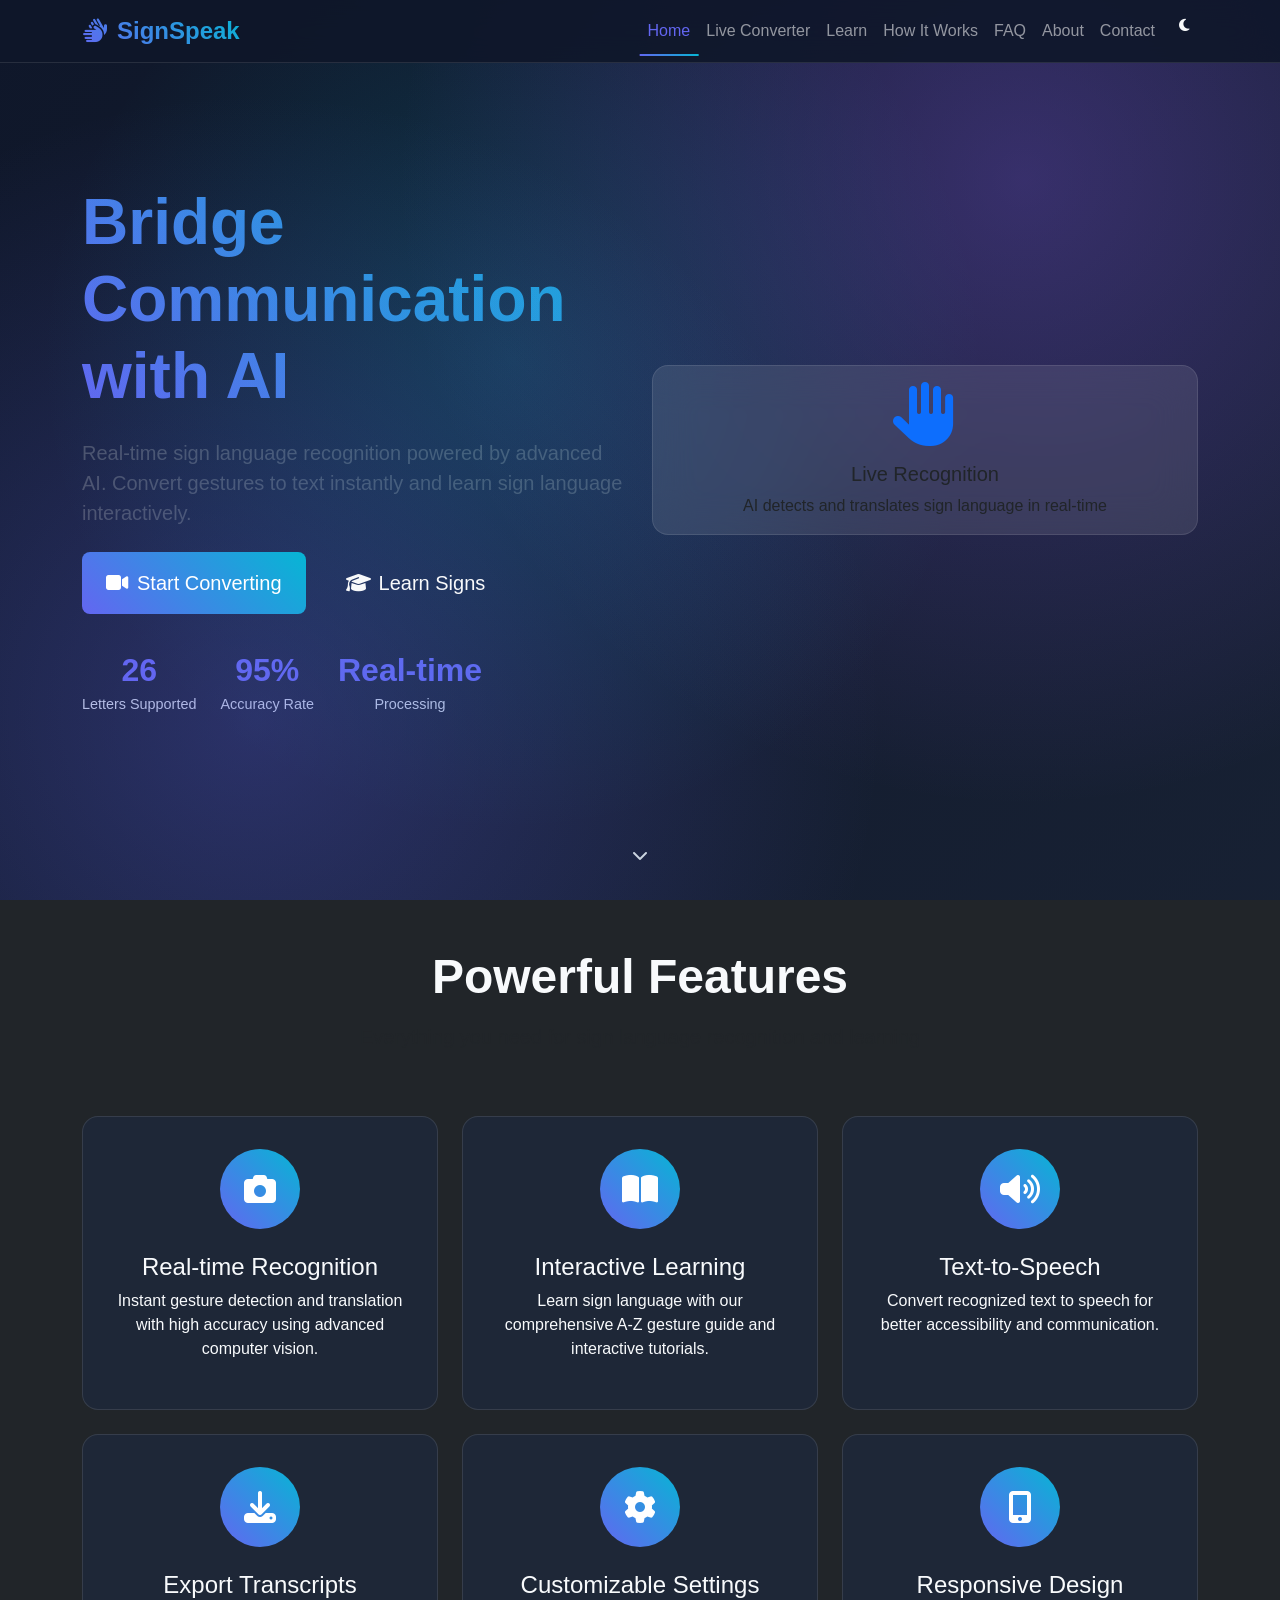
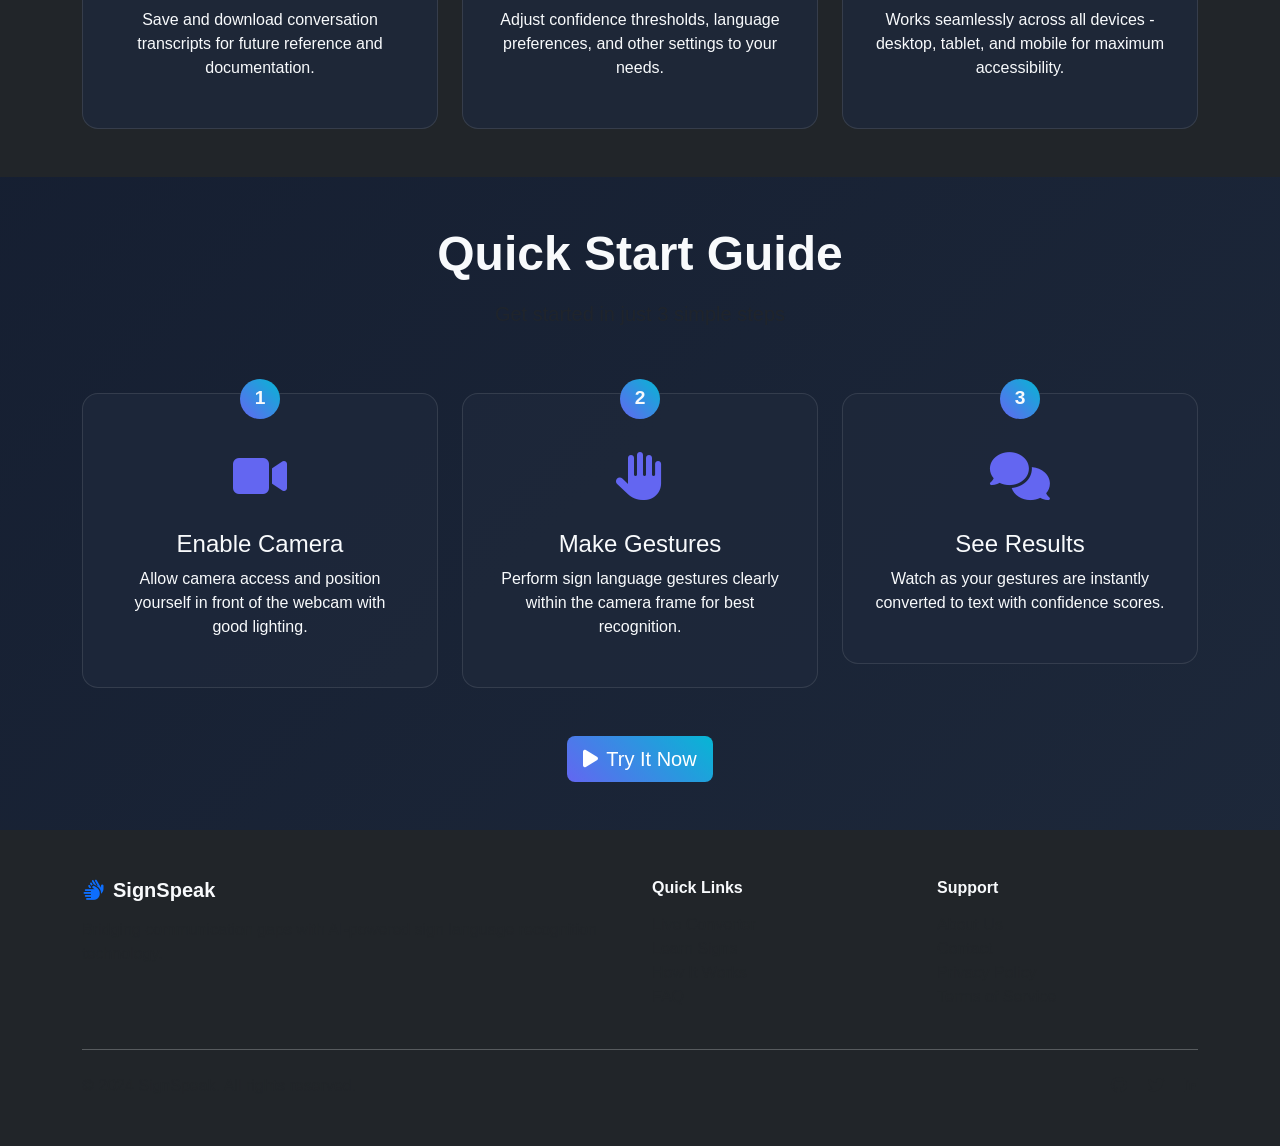
<file: index.html>
<!DOCTYPE html>
<html lang="en">
<head>
  <meta charset="UTF-8">
  <meta name="viewport" content="width=device-width, initial-scale=1.0">
  <title>SignSpeak - AI Sign Language Recognition</title>
  <link href="https://cdn.jsdelivr.net/npm/bootstrap@5.3.0/dist/css/bootstrap.min.css" rel="stylesheet">
  <link href="https://cdnjs.cloudflare.com/ajax/libs/font-awesome/6.4.0/css/all.min.css" rel="stylesheet">
  <link href="styles.css" rel="stylesheet">
</head>
<body>
  <!-- Navigation -->
  <nav class="navbar navbar-expand-lg navbar-dark fixed-top glass-nav">
      <div class="container">
          <a class="navbar-brand fw-bold" href="index.html">
              <i class="fas fa-hands me-2 text-primary"></i>SignSpeak
          </a>
          <button class="navbar-toggler border-0" type="button" data-bs-toggle="collapse" data-bs-target="#navbarNav">
              <span class="navbar-toggler-icon"></span>
          </button>
          <div class="collapse navbar-collapse" id="navbarNav">
              <ul class="navbar-nav ms-auto">
                  <li class="nav-item">
                      <a class="nav-link active" href="index.html">Home</a>
                  </li>
                  <li class="nav-item">
                      <a class="nav-link" href="converter.html">Live Converter</a>
                  </li>
                  <li class="nav-item">
                      <a class="nav-link" href="learn.html">Learn</a>
                  </li>
                  <li class="nav-item">
                      <a class="nav-link" href="how-it-works.html">How It Works</a>
                  </li>
                  <li class="nav-item">
                      <a class="nav-link" href="faq.html">FAQ</a>
                  </li>
                  <li class="nav-item">
                      <a class="nav-link" href="about.html">About</a>
                  </li>
                  <li class="nav-item">
                      <a class="nav-link" href="contact.html">Contact</a>
                  </li>
                  <li class="nav-item">
                      <button class="btn btn-outline-light btn-sm ms-2" id="themeToggle">
                          <i class="fas fa-moon"></i>
                      </button>
                  </li>
              </ul>
          </div>
      </div>
  </nav>

  <!-- Hero Section -->
  <section class="hero-section">
      <div class="hero-bg"></div>
      <div class="container">
          <div class="row align-items-center min-vh-100">
              <div class="col-lg-6">
                  <div class="hero-content">
                      <h1 class="display-3 fw-bold mb-4 text-gradient">
                          Bridge Communication with AI
                      </h1>
                      <p class="lead mb-4 text-light-emphasis">
                          Real-time sign language recognition powered by advanced AI. 
                          Convert gestures to text instantly and learn sign language interactively.
                      </p>
                      <div class="d-flex gap-3 mb-4">
                          <a href="converter.html" class="btn btn-primary btn-lg px-4 py-3">
                              <i class="fas fa-video me-2"></i>Start Converting
                          </a>
                          <a href="learn.html" class="btn btn-outline-light btn-lg px-4 py-3">
                              <i class="fas fa-graduation-cap me-2"></i>Learn Signs
                          </a>
                      </div>
                      <div class="hero-stats d-flex gap-4">
                          <div class="stat-item">
                              <div class="stat-number">26</div>
                              <div class="stat-label">Letters Supported</div>
                          </div>
                          <div class="stat-item">
                              <div class="stat-number">95%</div>
                              <div class="stat-label">Accuracy Rate</div>
                          </div>
                          <div class="stat-item">
                              <div class="stat-number">Real-time</div>
                              <div class="stat-label">Processing</div>
                          </div>
                      </div>
                  </div>
              </div>
              <div class="col-lg-6">
                  <div class="hero-visual">
                      <div class="floating-card">
                          <div class="card glass-card">
                              <div class="card-body text-center">
                                  <div class="hand-demo mb-3">
                                      <i class="fas fa-hand-paper fa-4x text-primary"></i>
                                  </div>
                                  <h5 class="card-title">Live Recognition</h5>
                                  <p class="card-text">AI detects and translates sign language in real-time</p>
                              </div>
                          </div>
                      </div>
                  </div>
              </div>
          </div>
      </div>
      <div class="scroll-indicator">
          <i class="fas fa-chevron-down"></i>
      </div>
  </section>

  <!-- Features Section -->
  <section class="py-5 bg-dark">
      <div class="container">
          <div class="row">
              <div class="col-12 text-center mb-5">
                  <h2 class="display-5 fw-bold mb-3">Powerful Features</h2>
                  <p class="lead text-muted">Everything you need for sign language recognition and learning</p>
              </div>
          </div>
          <div class="row g-4">
              <div class="col-md-4">
                  <div class="feature-card h-100">
                      <div class="feature-icon">
                          <i class="fas fa-camera"></i>
                      </div>
                      <h4>Real-time Recognition</h4>
                      <p>Instant gesture detection and translation with high accuracy using advanced computer vision.</p>
                  </div>
              </div>
              <div class="col-md-4">
                  <div class="feature-card h-100">
                      <div class="feature-icon">
                          <i class="fas fa-book-open"></i>
                      </div>
                      <h4>Interactive Learning</h4>
                      <p>Learn sign language with our comprehensive A-Z gesture guide and interactive tutorials.</p>
                  </div>
              </div>
              <div class="col-md-4">
                  <div class="feature-card h-100">
                      <div class="feature-icon">
                          <i class="fas fa-volume-up"></i>
                      </div>
                      <h4>Text-to-Speech</h4>
                      <p>Convert recognized text to speech for better accessibility and communication.</p>
                  </div>
              </div>
              <div class="col-md-4">
                  <div class="feature-card h-100">
                      <div class="feature-icon">
                          <i class="fas fa-download"></i>
                      </div>
                      <h4>Export Transcripts</h4>
                      <p>Save and download conversation transcripts for future reference and documentation.</p>
                  </div>
              </div>
              <div class="col-md-4">
                  <div class="feature-card h-100">
                      <div class="feature-icon">
                          <i class="fas fa-cog"></i>
                      </div>
                      <h4>Customizable Settings</h4>
                      <p>Adjust confidence thresholds, language preferences, and other settings to your needs.</p>
                  </div>
              </div>
              <div class="col-md-4">
                  <div class="feature-card h-100">
                      <div class="feature-icon">
                          <i class="fas fa-mobile-alt"></i>
                      </div>
                      <h4>Responsive Design</h4>
                      <p>Works seamlessly across all devices - desktop, tablet, and mobile for maximum accessibility.</p>
                  </div>
              </div>
          </div>
      </div>
  </section>

  <!-- Quick Start Section -->
  <section class="py-5">
      <div class="container">
          <div class="row">
              <div class="col-12 text-center mb-5">
                  <h2 class="display-5 fw-bold mb-3">Quick Start Guide</h2>
                  <p class="lead text-muted">Get started in just 3 simple steps</p>
              </div>
          </div>
          <div class="row g-4">
              <div class="col-md-4">
                  <div class="step-card text-center">
                      <div class="step-number">1</div>
                      <div class="step-icon">
                          <i class="fas fa-video"></i>
                      </div>
                      <h4>Enable Camera</h4>
                      <p>Allow camera access and position yourself in front of the webcam with good lighting.</p>
                  </div>
              </div>
              <div class="col-md-4">
                  <div class="step-card text-center">
                      <div class="step-number">2</div>
                      <div class="step-icon">
                          <i class="fas fa-hand-paper"></i>
                      </div>
                      <h4>Make Gestures</h4>
                      <p>Perform sign language gestures clearly within the camera frame for best recognition.</p>
                  </div>
              </div>
              <div class="col-md-4">
                  <div class="step-card text-center">
                      <div class="step-number">3</div>
                      <div class="step-icon">
                          <i class="fas fa-comments"></i>
                      </div>
                      <h4>See Results</h4>
                      <p>Watch as your gestures are instantly converted to text with confidence scores.</p>
                  </div>
              </div>
          </div>
          <div class="text-center mt-5">
              <a href="converter.html" class="btn btn-primary btn-lg">
                  <i class="fas fa-play me-2"></i>Try It Now
              </a>
          </div>
      </div>
  </section>

  <!-- Footer -->
  <footer class="bg-dark py-5">
      <div class="container">
          <div class="row">
              <div class="col-md-6">
                  <h5 class="fw-bold mb-3">
                      <i class="fas fa-hands me-2 text-primary"></i>SignSpeak
                  </h5>
                  <p class="text-muted">Bridging communication gaps with AI-powered sign language recognition technology.</p>
              </div>
              <div class="col-md-3">
                  <h6 class="fw-bold mb-3">Quick Links</h6>
                  <ul class="list-unstyled">
                      <li><a href="converter.html" class="text-muted text-decoration-none">Live Converter</a></li>
                      <li><a href="learn.html" class="text-muted text-decoration-none">Learn Signs</a></li>
                      <li><a href="how-it-works.html" class="text-muted text-decoration-none">How It Works</a></li>
                      <li><a href="faq.html" class="text-muted text-decoration-none">FAQ</a></li>
                  </ul>
              </div>
              <div class="col-md-3">
                  <h6 class="fw-bold mb-3">Support</h6>
                  <ul class="list-unstyled">
                      <li><a href="about.html" class="text-muted text-decoration-none">About Us</a></li>
                      <li><a href="contact.html" class="text-muted text-decoration-none">Contact</a></li>
                      <li><a href="#" class="text-muted text-decoration-none">Privacy Policy</a></li>
                      <li><a href="#" class="text-muted text-decoration-none">Terms of Service</a></li>
                  </ul>
              </div>
          </div>
          <hr class="my-4">
          <div class="row align-items-center">
              <div class="col-md-6">
                  <p class="text-muted mb-0">&copy; 2024 SignSpeak. All rights reserved.</p>
              </div>
              <div class="col-md-6 text-md-end">
                  <div class="social-links">
                      <a href="#" class="text-muted me-3"><i class="fab fa-github"></i></a>
                      <a href="#" class="text-muted me-3"><i class="fab fa-twitter"></i></a>
                      <a href="#" class="text-muted"><i class="fab fa-linkedin"></i></a>
                  </div>
              </div>
          </div>
      </div>
  </footer>

  <script src="https://cdn.jsdelivr.net/npm/bootstrap@5.3.0/dist/js/bootstrap.bundle.min.js"></script>
  <script src="script.js"></script>
</body>
</html>
</file>
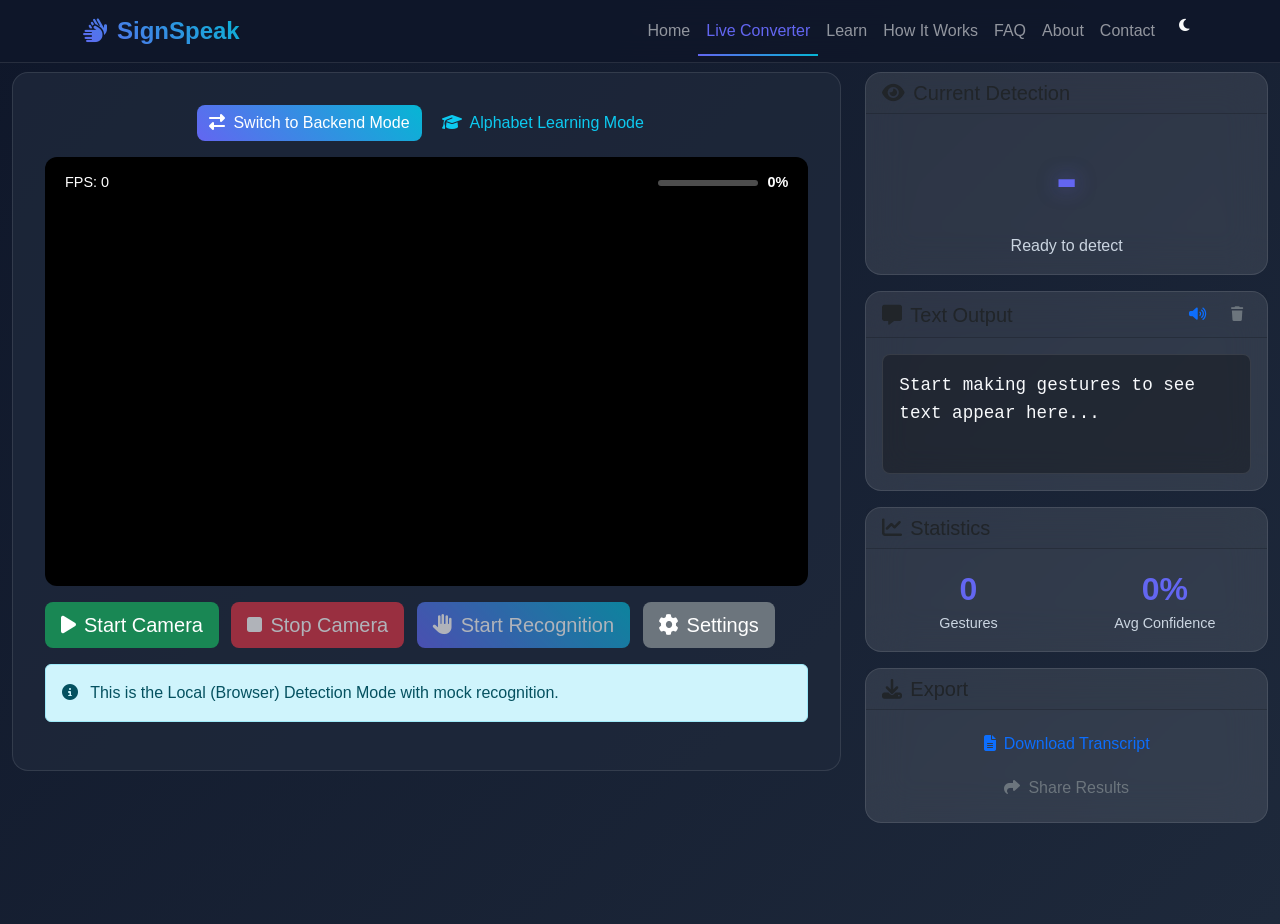
<file: converter.html>
<!DOCTYPE html>
<html lang="en">
<head>
<meta charset="UTF-8">
<meta name="viewport" content="width=device-width, initial-scale=1.0">
<title>Live Converter - SignSpeak</title>
<link href="https://cdn.jsdelivr.net/npm/bootstrap@5.3.0/dist/css/bootstrap.min.css" rel="stylesheet">
<link href="https://cdnjs.cloudflare.com/ajax/libs/font-awesome/6.4.0/css/all.min.css" rel="stylesheet">
<link href="styles.css" rel="stylesheet">
</head>
<body>
<!-- Navigation -->
<nav class="navbar navbar-expand-lg navbar-dark fixed-top glass-nav">
    <div class="container">
        <a class="navbar-brand fw-bold" href="index.html">
            <i class="fas fa-hands me-2 text-primary"></i>SignSpeak
        </a>
        <button class="navbar-toggler border-0" type="button" data-bs-toggle="collapse" data-bs-target="#navbarNav">
            <span class="navbar-toggler-icon"></span>
        </button>
        <div class="collapse navbar-collapse" id="navbarNav">
            <ul class="navbar-nav ms-auto">
                <li class="nav-item">
                    <a class="nav-link" href="index.html">Home</a>
                </li>
                <li class="nav-item">
                    <a class="nav-link active" href="converter.html">Live Converter</a>
                </li>
                <li class="nav-item">
                    <a class="nav-link" href="learn.html">Learn</a>
                </li>
                <li class="nav-item">
                    <a class="nav-link" href="how-it-works.html">How It Works</a>
                </li>
                <li class="nav-item">
                    <a class="nav-link" href="faq.html">FAQ</a>
                </li>
                <li class="nav-item">
                    <a class="nav-link" href="about.html">About</a>
                </li>
                <li class="nav-item">
                    <a class="nav-link" href="contact.html">Contact</a>
                </li>
                <li class="nav-item">
                    <button class="btn btn-outline-light btn-sm ms-2" id="themeToggle">
                        <i class="fas fa-moon"></i>
                    </button>
                </li>
            </ul>
        </div>
    </div>
</nav>

<!-- Main Content -->
<main class="pt-5 mt-4">
    <div class="container-fluid">
        <div class="row">
            <!-- Video Feed Section -->
            <div class="col-lg-8">
                <div class="video-section">
                    <!-- Mode Toggle Buttons -->
                    <div class="d-flex justify-content-center mb-3">
                        <button class="btn btn-primary me-2" id="toggleLiveDetectionMode">
                            <i class="fas fa-exchange-alt me-2"></i>Switch Mode
                        </button>
                        <a href="learn.html" class="btn btn-outline-info" id="goToAlphabetLearning">
                            <i class="fas fa-graduation-cap me-2"></i>Alphabet Learning Mode
                        </a>
                    </div>

                    <!-- Local Detection Mode Container -->
                    <div id="localDetectionContainer" class="detection-mode-container">
                        <div class="video-container">
                            <video id="webcam" autoplay muted class="w-100 rounded-3"></video>
                            <div class="video-overlay">
                                <div class="detection-box" id="detectionBox"></div>
                                <div class="fps-counter" id="fpsCounter">FPS: 0</div>
                                <div class="confidence-meter" id="confidenceMeter">
                                    <div class="confidence-bar">
                                        <div class="confidence-fill" id="confidenceFill"></div>
                                    </div>
                                    <span class="confidence-text" id="confidenceText">0%</span>
                                </div>
                            </div>
                        </div>
                        
                        <!-- Controls for Local Mode -->
                        <div class="video-controls mt-3">
                            <button class="btn btn-success btn-lg me-2" id="startBtn">
                                <i class="fas fa-play me-2"></i>Start Camera
                            </button>
                            <button class="btn btn-danger btn-lg me-2" id="stopBtn" disabled>
                                <i class="fas fa-stop me-2"></i>Stop Camera
                            </button>
                            <button class="btn btn-primary btn-lg me-2" id="recognitionBtn" disabled>
                                <i class="fas fa-hand-paper me-2"></i>Start Recognition
                            </button>
                            <button class="btn btn-secondary btn-lg" id="settingsBtn" data-bs-toggle="modal" data-bs-target="#settingsModal">
                                <i class="fas fa-cog me-2"></i>Settings
                            </button>
                        </div>
                        <div class="alert alert-info mt-3" role="alert">
                            <i class="fas fa-info-circle me-2"></i>
                            This is the Local (Browser) Detection Mode with mock recognition.
                        </div>
                    </div>

                    <!-- Backend Detection Mode Container (Streamlit) -->
                    <div id="backendDetectionContainer" class="detection-mode-container d-none">
                        <div class="video-container position-relative" style="height: 500px;">
                            <div id="streamlitLoading" class="position-absolute top-0 start-0 w-100 h-100 d-flex flex-column justify-content-center align-items-center bg-dark text-light rounded-3" style="z-index: 10;">
                                <div class="spinner-border text-primary" role="status">
                                    <span class="visually-hidden">Loading Streamlit app...</span>
                                </div>
                                <p class="mt-3">Loading Indian Sign Language Recognition Backend...</p>
                                <small class="text-muted">Ensure your Streamlit app is running and accessible at the URL below.</small>
                            </div>
                            <iframe id="streamlitApp" src="https://your-streamlit-app-url.streamlit.app" frameborder="0" allow="camera; microphone" class="w-100 h-100 rounded-3" style="z-index: 5;"></iframe>
                        </div>
                        <div class="alert alert-info mt-3" role="alert">
                            <i class="fas fa-info-circle me-2"></i>
                            This is the Backend (Streamlit) Detection Mode. Real-time detection, confidence, and FPS are displayed within the embedded application above.
                        </div>
                    </div>
                </div>
            </div>

            <!-- Output Section -->
            <div class="col-lg-4">
                <div class="output-section">
                    <!-- Current Detection -->
                    <div class="card glass-card mb-3">
                        <div class="card-header">
                            <h5 class="mb-0">
                                <i class="fas fa-eye me-2"></i>Current Detection
                            </h5>
                        </div>
                        <div class="card-body text-center">
                            <div class="current-letter" id="currentLetter">-</div>
                            <div class="detection-status" id="detectionStatus">Ready to detect</div>
                        </div>
                    </div>

                    <!-- Text Output -->
                    <div class="card glass-card mb-3">
                        <div class="card-header d-flex justify-content-between align-items-center">
                            <h5 class="mb-0">
                                <i class="fas fa-comment-alt me-2"></i>Text Output
                            </h4>
                            <div>
                                <button class="btn btn-sm btn-outline-primary me-1" id="speakBtn">
                                    <i class="fas fa-volume-up"></i>
                                </button>
                                <button class="btn btn-sm btn-outline-secondary" id="clearBtn">
                                    <i class="fas fa-trash"></i>
                                </button>
                            </div>
                        </div>
                        <div class="card-body">
                            <div class="text-output" id="textOutput">
                                Start making gestures to see text appear here...
                            </div>
                        </div>
                    </div>

                    <!-- Statistics -->
                    <div class="card glass-card mb-3">
                        <div class="card-header">
                            <h5 class="mb-0">
                                <i class="fas fa-chart-line me-2"></i>Statistics
                            </h5>
                        </div>
                        <div class="card-body">
                            <div class="row text-center">
                                <div class="col-6">
                                    <div class="stat-value" id="totalGestures">0</div>
                                    <div class="stat-label">Gestures</div>
                                </div>
                                <div class="col-6">
                                    <div class="stat-value" id="avgConfidence">0%</div>
                                    <div class="stat-label">Avg Confidence</div>
                                </div>
                            </div>
                        </div>
                    </div>

                    <!-- Export Options -->
                    <div class="card glass-card">
                        <div class="card-header">
                            <h5 class="mb-0">
                                <i class="fas fa-download me-2"></i>Export
                            </h5>
                        </div>
                        <div class="card-body">
                            <button class="btn btn-outline-primary w-100 mb-2" id="downloadBtn">
                                <i class="fas fa-file-text me-2"></i>Download Transcript
                            </button>
                            <button class="btn btn-outline-secondary w-100" id="shareBtn">
                                <i class="fas fa-share me-2"></i>Share Results
                            </button>
                        </div>
                    </div>
                </div>
            </div>
        </div>
    </div>
</main>

<!-- Settings Modal -->
<div class="modal fade" id="settingsModal" tabindex="-1">
    <div class="modal-dialog">
        <div class="modal-content bg-dark">
            <div class="modal-header">
                <h5 class="modal-title">Recognition Settings</h5>
                <button type="button" class="btn-close btn-close-white" data-bs-dismiss="modal"></button>
            </div>
            <div class="modal-body">
                <div class="mb-3">
                    <label class="form-label">Confidence Threshold</label>
                    <input type="range" class="form-range" id="confidenceThreshold" min="0.1" max="1" step="0.1" value="0.7">
                    <div class="d-flex justify-content-between">
                        <small>Low (0.1)</small>
                        <small>High (1.0)</small>
                    </div>
                </div>
                <div class="mb-3">
                    <label class="form-label">Language</label>
                    <select class="form-select" id="languageSelect">
                        <option value="asl">American Sign Language (ASL)</option>
                        <option value="isl">Indian Sign Language (ISL)</option>
                    </select>
                </div>
                <div class="mb-3">
                    <div class="form-check form-switch">
                        <input class="form-check-input" type="checkbox" id="ttsToggle" checked>
                        <label class="form-check-label" for="ttsToggle">
                            Enable Text-to-Speech
                        </label>
                    </div>
                </div>
                <div class="mb-3">
                    <div class="form-check form-switch">
                        <input class="form-check-input" type="checkbox" id="autoSpeak">
                        <label class="form-check-label" for="autoSpeak">
                            Auto-speak detected text
                        </label>
                    </div>
                </div>
            </div>
            <div class="modal-footer">
                <button type="button" class="btn btn-secondary" data-bs-dismiss="modal">Close</button>
                <button type="button" class="btn btn-primary" id="saveSettings">Save Settings</button>
            </div>
        </div>
    </div>
</div>

<script src="https://cdn.jsdelivr.net/npm/bootstrap@5.3.0/dist/js/bootstrap.bundle.min.js"></script>
<script src="script.js"></script>
<script src="converter.js"></script>
</body>
</html>
</file>
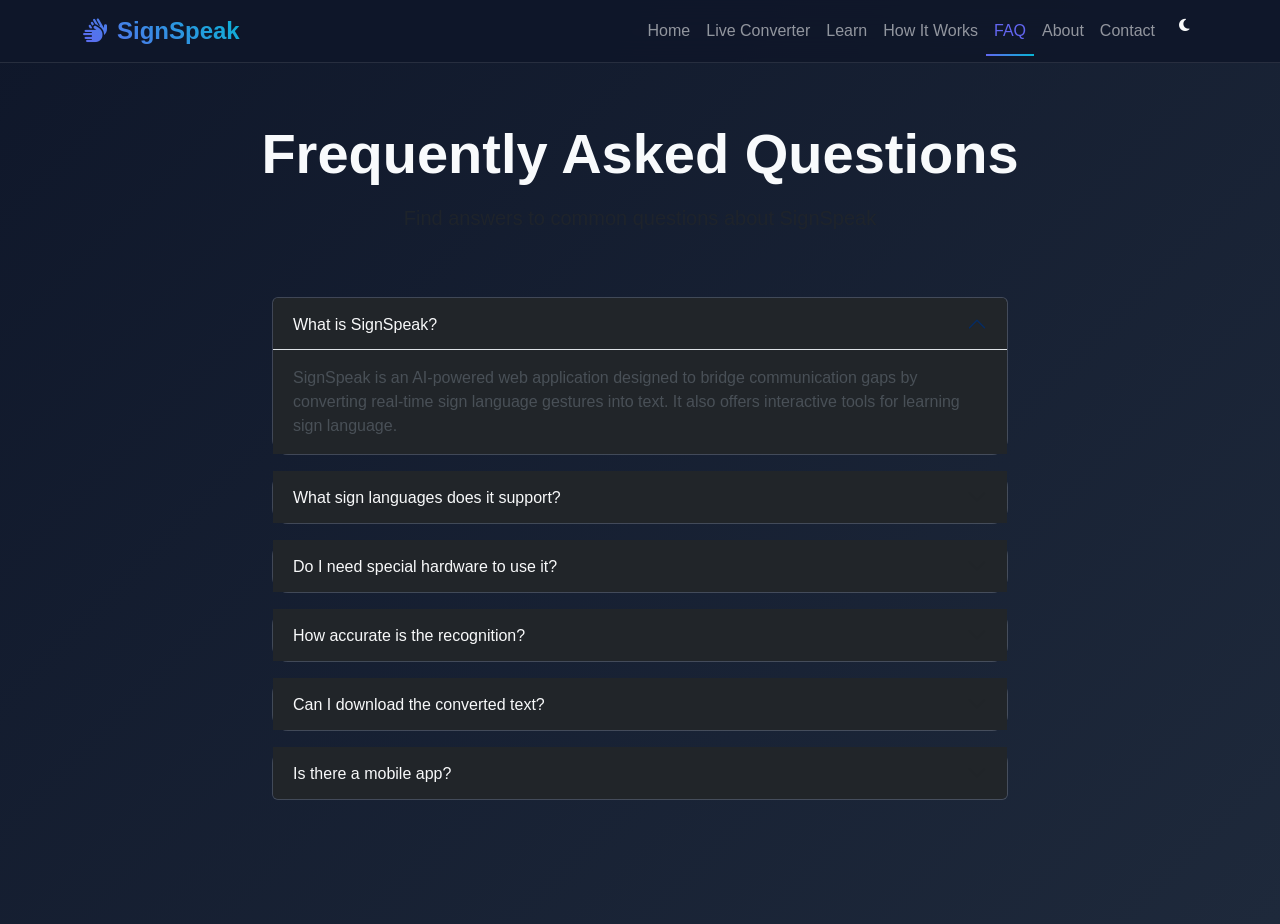
<file: faq.html>
<!DOCTYPE html>
<html lang="en">
<head>
  <meta charset="UTF-8">
  <meta name="viewport" content="width=device-width, initial-scale=1.0">
  <title>FAQ - SignSpeak</title>
  <link href="https://cdn.jsdelivr.net/npm/bootstrap@5.3.0/dist/css/bootstrap.min.css" rel="stylesheet">
  <link href="https://cdnjs.cloudflare.com/ajax/libs/font-awesome/6.4.0/css/all.min.css" rel="stylesheet">
  <link href="styles.css" rel="stylesheet">
</head>
<body>
  <!-- Navigation -->
  <nav class="navbar navbar-expand-lg navbar-dark fixed-top glass-nav">
      <div class="container">
          <a class="navbar-brand fw-bold" href="index.html">
              <i class="fas fa-hands me-2 text-primary"></i>SignSpeak
          </a>
          <button class="navbar-toggler border-0" type="button" data-bs-toggle="collapse" data-bs-target="#navbarNav">
              <span class="navbar-toggler-icon"></span>
          </button>
          <div class="collapse navbar-collapse" id="navbarNav">
              <ul class="navbar-nav ms-auto">
                  <li class="nav-item">
                      <a class="nav-link" href="index.html">Home</a>
                  </li>
                  <li class="nav-item">
                      <a class="nav-link" href="converter.html">Live Converter</a>
                  </li>
                  <li class="nav-item">
                      <a class="nav-link" href="learn.html">Learn</a>
                  </li>
                  <li class="nav-item">
                      <a class="nav-link" href="how-it-works.html">How It Works</a>
                  </li>
                  <li class="nav-item">
                      <a class="nav-link active" href="faq.html">FAQ</a>
                  </li>
                  <li class="nav-item">
                      <a class="nav-link" href="about.html">About</a>
                  </li>
                  <li class="nav-item">
                      <a class="nav-link" href="contact.html">Contact</a>
                  </li>
                  <li class="nav-item">
                      <button class="btn btn-outline-light btn-sm ms-2" id="themeToggle">
                          <i class="fas fa-moon"></i>
                      </button>
                  </li>
              </ul>
          </div>
      </div>
  </nav>

  <!-- Main Content -->
  <main class="pt-5 mt-4">
      <div class="container py-5">
          <div class="row mb-5">
              <div class="col-12 text-center">
                  <h1 class="display-4 fw-bold mb-3">Frequently Asked Questions</h1>
                  <p class="lead text-muted">Find answers to common questions about SignSpeak</p>
              </div>
          </div>

          <div class="row justify-content-center">
              <div class="col-lg-8">
                  <div class="accordion" id="faqAccordion">
                      <div class="accordion-item glass-card mb-3">
                          <h2 class="accordion-header" id="headingOne">
                              <button class="accordion-button bg-dark text-light" type="button" data-bs-toggle="collapse" data-bs-target="#collapseOne" aria-expanded="true" aria-controls="collapseOne">
                                  What is SignSpeak?
                              </button>
                          </h2>
                          <div id="collapseOne" class="accordion-collapse collapse show" aria-labelledby="headingOne" data-bs-parent="#faqAccordion">
                              <div class="accordion-body bg-dark text-light-emphasis">
                                  SignSpeak is an AI-powered web application designed to bridge communication gaps by converting real-time sign language gestures into text. It also offers interactive tools for learning sign language.
                              </div>
                          </div>
                      </div>
                      <div class="accordion-item glass-card mb-3">
                          <h2 class="accordion-header" id="headingTwo">
                              <button class="accordion-button collapsed bg-dark text-light" type="button" data-bs-toggle="collapse" data-bs-target="#collapseTwo" aria-expanded="false" aria-controls="collapseTwo">
                                  What sign languages does it support?
                              </button>
                          </h2>
                          <div id="collapseTwo" class="accordion-collapse collapse" aria-labelledby="headingTwo" data-bs-parent="#faqAccordion">
                              <div class="accordion-body bg-dark text-light-emphasis">
                                  Currently, SignSpeak primarily supports American Sign Language (ASL) for the alphabet (A-Z). We are continuously working to expand support for more languages and a wider range of gestures.
                              </div>
                          </div>
                      </div>
                      <div class="accordion-item glass-card mb-3">
                          <h2 class="accordion-header" id="headingThree">
                              <button class="accordion-button collapsed bg-dark text-light" type="button" data-bs-toggle="collapse" data-bs-target="#collapseThree" aria-expanded="false" aria-controls="collapseThree">
                                  Do I need special hardware to use it?
                              </button>
                          </h2>
                          <div id="collapseThree" class="accordion-collapse collapse" aria-labelledby="headingThree" data-bs-parent="#faqAccordion">
                              <div class="accordion-body bg-dark text-light-emphasis">
                                  No special hardware is required. You only need a device with a webcam (laptop, desktop with external webcam) and a modern web browser that supports WebRTC. Good lighting conditions are recommended for optimal performance.
                              </div>
                          </div>
                      </div>
                      <div class="accordion-item glass-card mb-3">
                          <h2 class="accordion-header" id="headingFour">
                              <button class="accordion-button collapsed bg-dark text-light" type="button" data-bs-toggle="collapse" data-bs-target="#collapseFour" aria-expanded="false" aria-controls="collapseFour">
                                  How accurate is the recognition?
                              </button>
                          </h2>
                          <div id="collapseFour" class="accordion-collapse collapse" aria-labelledby="headingFour" data-bs-parent="#faqAccordion">
                              <div class="accordion-body bg-dark text-light-emphasis">
                                  Our AI model boasts an accuracy rate of over 95% for recognized ASL alphabet gestures in ideal conditions. Accuracy can vary based on lighting, hand position, and background.
                              </div>
                          </div>
                      </div>
                      <div class="accordion-item glass-card mb-3">
                          <h2 class="accordion-header" id="headingFive">
                              <button class="accordion-button collapsed bg-dark text-light" type="button" data-bs-toggle="collapse" data-bs-target="#collapseFive" aria-expanded="false" aria-controls="collapseFive">
                                  Can I download the converted text?
                              </button>
                          </h2>
                          <div id="collapseFive" class="accordion-collapse collapse" aria-labelledby="headingFive" data-bs-parent="#faqAccordion">
                              <div class="accordion-body bg-dark text-light-emphasis">
                                  Yes, the "Live Converter" page allows you to download a transcript of the detected text. You can also clear the text or use the text-to-speech feature.
                              </div>
                          </div>
                      </div>
                      <div class="accordion-item glass-card mb-3">
                          <h2 class="accordion-header" id="headingSix">
                              <button class="accordion-button collapsed bg-dark text-light" type="button" data-bs-toggle="collapse" data-bs-target="#collapseSix" aria-expanded="false" aria-controls="collapseSix">
                                  Is there a mobile app?
                              </button>
                          </h2>
                          <div id="collapseSix" class="accordion-collapse collapse" aria-labelledby="headingSix" data-bs-parent="#faqAccordion">
                              <div class="accordion-body bg-dark text-light-emphasis">
                                  SignSpeak is a web-based application designed to be fully responsive, meaning it works seamlessly on desktop, tablet, and mobile browsers. There is no dedicated mobile app at this time.
                              </div>
                          </div>
                      </div>
                  </div>
              </div>
          </div>
      </div>
  </main>

  <script src="https://cdn.jsdelivr.net/npm/bootstrap@5.3.0/dist/js/bootstrap.bundle.min.js"></script>
  <script src="script.js"></script>
</body>
</html>
</file>
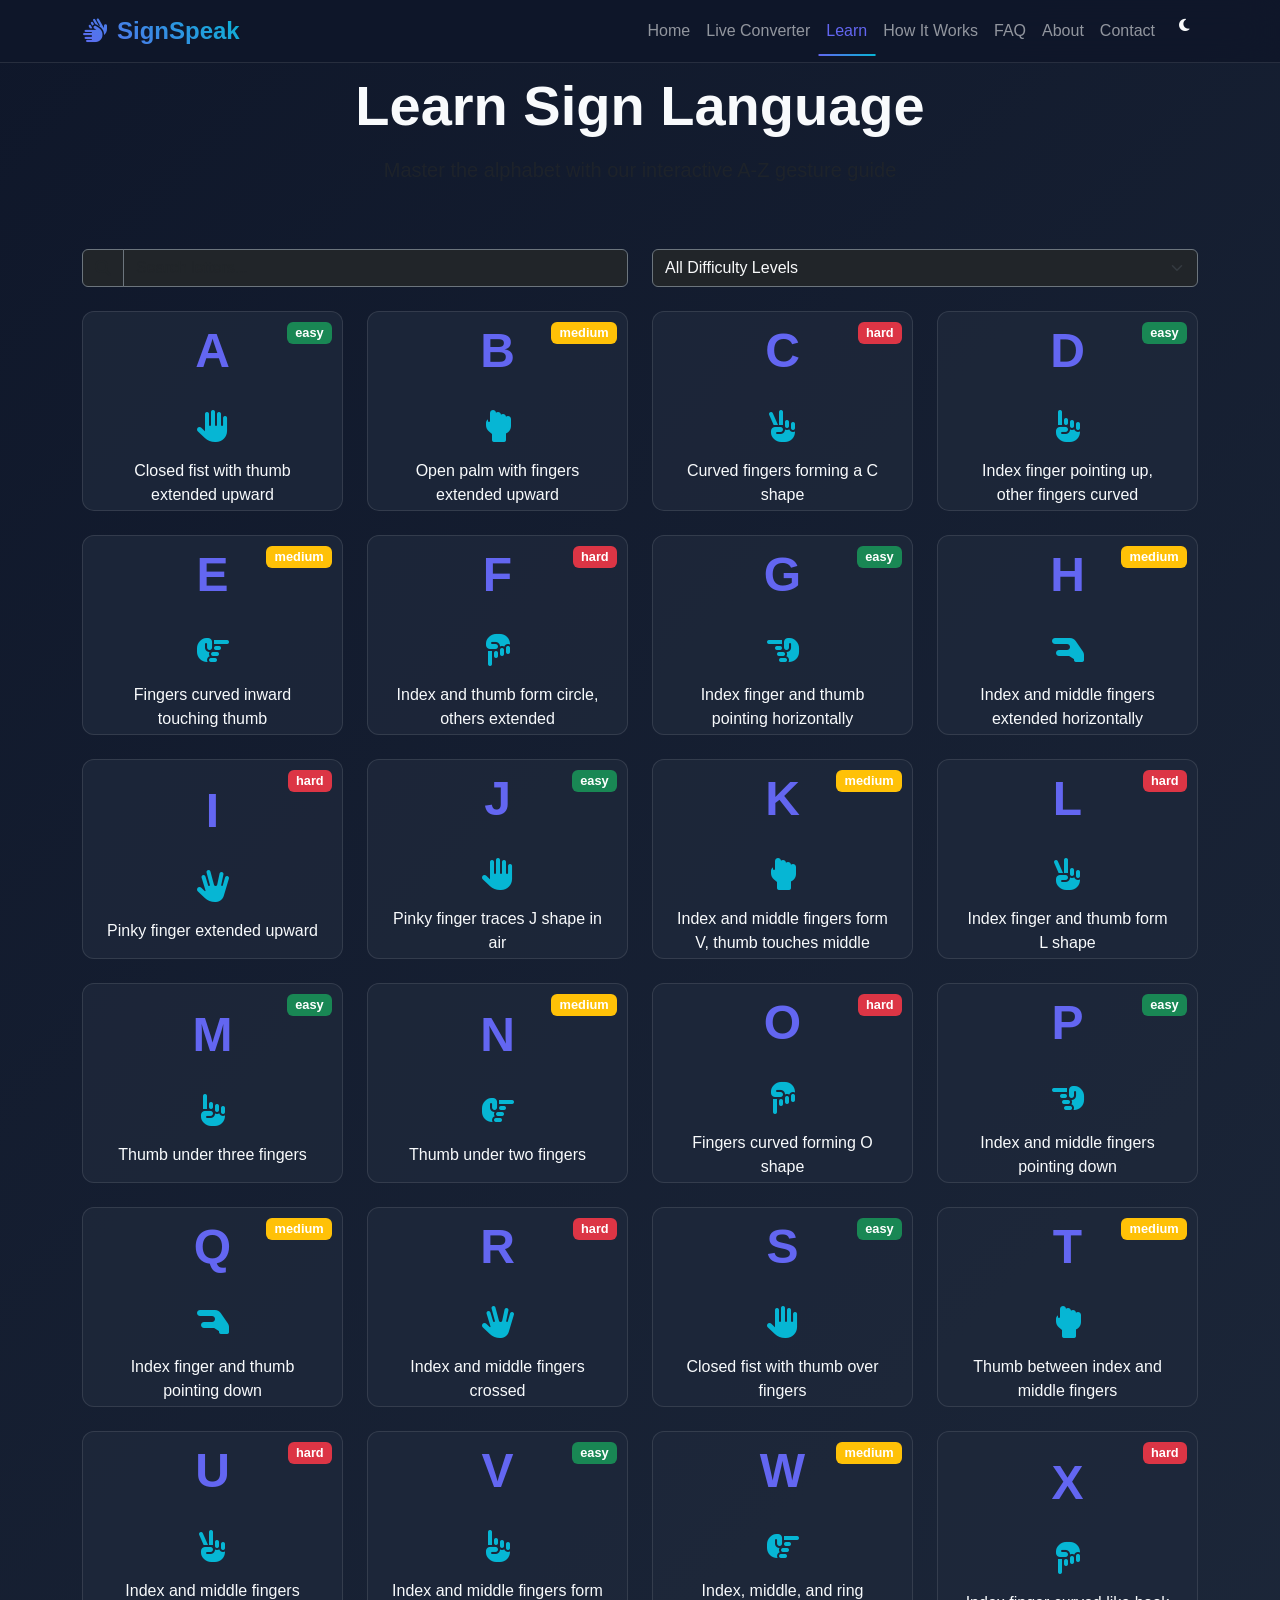
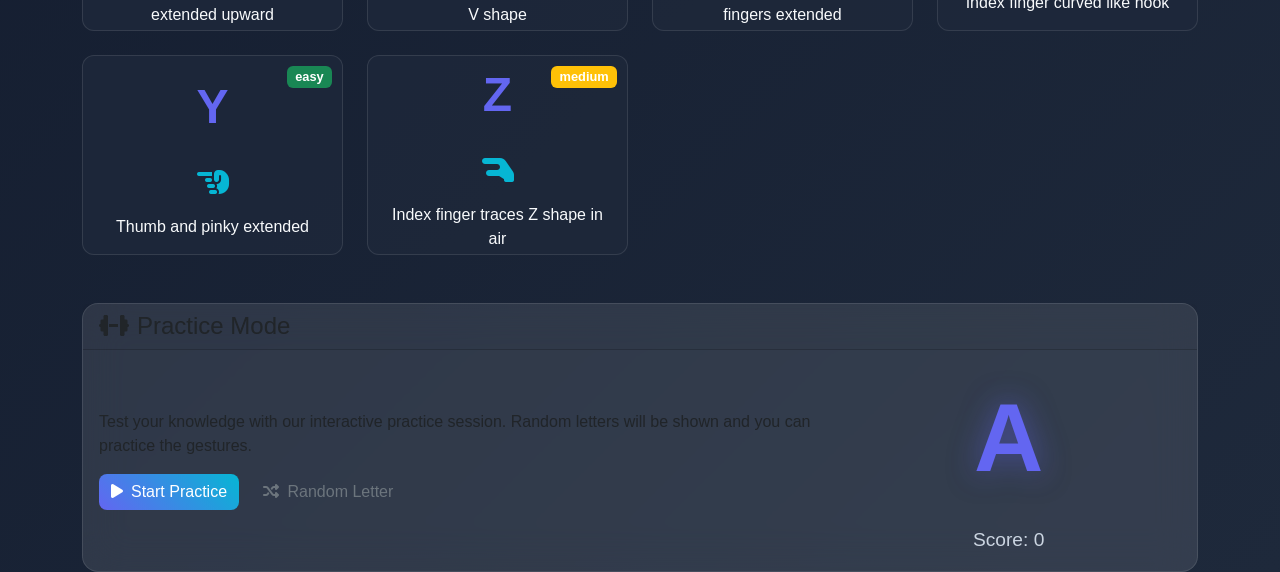
<file: learn.html>
<!DOCTYPE html>
<html lang="en">
<head>
  <meta charset="UTF-8">
  <meta name="viewport" content="width=device-width, initial-scale=1.0">
  <title>Learn Sign Language - SignSpeak</title>
  <link href="https://cdn.jsdelivr.net/npm/bootstrap@5.3.0/dist/css/bootstrap.min.css" rel="stylesheet">
  <link href="https://cdnjs.cloudflare.com/ajax/libs/font-awesome/6.4.0/css/all.min.css" rel="stylesheet">
  <link href="styles.css" rel="stylesheet">
</head>
<body>
  <!-- Navigation -->
  <nav class="navbar navbar-expand-lg navbar-dark fixed-top glass-nav">
      <div class="container">
          <a class="navbar-brand fw-bold" href="index.html">
              <i class="fas fa-hands me-2 text-primary"></i>SignSpeak
          </a>
          <button class="navbar-toggler border-0" type="button" data-bs-toggle="collapse" data-bs-target="#navbarNav">
              <span class="navbar-toggler-icon"></span>
          </button>
          <div class="collapse navbar-collapse" id="navbarNav">
              <ul class="navbar-nav ms-auto">
                  <li class="nav-item">
                      <a class="nav-link" href="index.html">Home</a>
                  </li>
                  <li class="nav-item">
                      <a class="nav-link" href="converter.html">Live Converter</a>
                  </li>
                  <li class="nav-item">
                      <a class="nav-link active" href="learn.html">Learn</a>
                  </li>
                  <li class="nav-item">
                      <a class="nav-link" href="how-it-works.html">How It Works</a>
                  </li>
                  <li class="nav-item">
                      <a class="nav-link" href="faq.html">FAQ</a>
                  </li>
                  <li class="nav-item">
                      <a class="nav-link" href="about.html">About</a>
                  </li>
                  <li class="nav-item">
                      <a class="nav-link" href="contact.html">Contact</a>
                  </li>
                  <li class="nav-item">
                      <button class="btn btn-outline-light btn-sm ms-2" id="themeToggle">
                          <i class="fas fa-moon"></i>
                      </button>
                  </li>
              </ul>
          </div>
      </div>
  </nav>

  <!-- Main Content -->
  <main class="pt-5 mt-4">
      <div class="container">
          <!-- Header -->
          <div class="row mb-5">
              <div class="col-12 text-center">
                  <h1 class="display-4 fw-bold mb-3">Learn Sign Language</h1>
                  <p class="lead text-muted">Master the alphabet with our interactive A-Z gesture guide</p>
              </div>
          </div>

          <!-- Search and Filter -->
          <div class="row mb-4">
              <div class="col-md-6">
                  <div class="input-group">
                      <span class="input-group-text bg-dark border-secondary">
                          <i class="fas fa-search text-muted"></i>
                      </span>
                      <input type="text" class="form-control bg-dark border-secondary text-light" 
                             placeholder="Search letters..." id="searchInput">
                  </div>
              </div>
              <div class="col-md-6">
                  <select class="form-select bg-dark border-secondary text-light" id="difficultyFilter">
                      <option value="all">All Difficulty Levels</option>
                      <option value="easy">Easy</option>
                      <option value="medium">Medium</option>
                      <option value="hard">Hard</option>
                  </select>
              </div>
          </div>

          <!-- Alphabet Grid -->
          <div class="row g-4" id="alphabetGrid">
              <!-- Letters will be dynamically generated -->
          </div>

          <!-- Practice Mode -->
          <div class="row mt-5">
              <div class="col-12">
                  <div class="card glass-card">
                      <div class="card-header">
                          <h4 class="mb-0">
                              <i class="fas fa-dumbbell me-2"></i>Practice Mode
                          </h4>
                      </div>
                      <div class="card-body">
                          <div class="row align-items-center">
                              <div class="col-md-8">
                                  <p class="mb-3">Test your knowledge with our interactive practice session. 
                                  Random letters will be shown and you can practice the gestures.</p>
                                  <button class="btn btn-primary me-2" id="startPractice">
                                      <i class="fas fa-play me-2"></i>Start Practice
                                  </button>
                                  <button class="btn btn-outline-secondary" id="randomLetter">
                                      <i class="fas fa-random me-2"></i>Random Letter
                                  </button>
                              </div>
                              <div class="col-md-4 text-center">
                                  <div class="practice-letter" id="practiceLetter">A</div>
                                  <div class="practice-score">Score: <span id="practiceScore">0</span></div>
                              </div>
                          </div>
                      </div>
                  </div>
              </div>
          </div>
      </div>
  </main>

  <!-- Letter Detail Modal -->
  <div class="modal fade" id="letterModal" tabindex="-1">
      <div class="modal-dialog modal-lg">
          <div class="modal-content bg-dark">
              <div class="modal-header">
                  <h5 class="modal-title" id="modalTitle">Letter A</h5>
                  <button type="button" class="btn-close btn-close-white" data-bs-dismiss="modal"></button>
              </div>
              <div class="modal-body">
                  <div class="row">
                      <div class="col-md-6">
                          <div class="letter-demo">
                              <div class="demo-hand" id="modalHandDemo">
                                  <i class="fas fa-hand-paper fa-8x text-primary"></i>
                              </div>
                          </div>
                      </div>
                      <div class="col-md-6">
                          <h6>How to make this gesture:</h6>
                          <ol id="gestureInstructions">
                              <li>Position your hand in front of the camera</li>
                              <li>Make a fist with your dominant hand</li>
                              <li>Extend your thumb upward</li>
                              <li>Keep other fingers closed</li>
                          </ol>
                          <div class="mt-3">
                              <span class="badge bg-success me-2" id="modalDifficulty">Easy</span>
                              <span class="badge bg-info" id="modalCategory">Basic</span>
                          </div>
                          <div class="mt-3">
                              <button class="btn btn-primary" id="practiceThis">
                                  <i class="fas fa-camera me-2"></i>Practice This
                              </button>
                          </div>
                      </div>
                  </div>
              </div>
          </div>
      </div>
  </div>

  <script src="https://cdn.jsdelivr.net/npm/bootstrap@5.3.0/dist/js/bootstrap.bundle.min.js"></script>
  <script src="script.js"></script>
  <script src="learn.js"></script>
</body>
</html>
</file>
<file: styles.css>
:root {
  --primary-color: #6366f1;
  --secondary-color: #8b5cf6;
  --accent-color: #06b6d4;
  --success-color: #10b981;
  --warning-color: #f59e0b;
  --danger-color: #ef4444;
  --dark-bg: #0f172a;
  --card-bg: rgba(30, 41, 59, 0.8);
  --glass-bg: rgba(255, 255, 255, 0.1);
  --text-primary: #f8fafc;
  --text-secondary: #cbd5e1;
  --border-color: rgba(255, 255, 255, 0.1);
}

* {
  margin: 0;
  padding: 0;
  box-sizing: border-box;
}

body {
  background: linear-gradient(135deg, #0f172a 0%, #1e293b 100%);
  color: var(--text-primary);
  font-family: "Inter", -apple-system, BlinkMacSystemFont, sans-serif;
  min-height: 100vh;
  overflow-x: hidden;
}

/* Navigation */
.glass-nav {
  background: rgba(15, 23, 42, 0.9);
  backdrop-filter: blur(20px);
  border-bottom: 1px solid var(--border-color);
  transition: all 0.3s ease;
}

.navbar-brand {
  font-size: 1.5rem;
  background: linear-gradient(45deg, var(--primary-color), var(--accent-color));
  -webkit-background-clip: text;
  -webkit-text-fill-color: transparent;
  background-clip: text;
}

.nav-link {
  position: relative;
  transition: all 0.3s ease;
  font-weight: 500;
}

.nav-link:hover,
.nav-link.active {
  color: var(--primary-color) !important;
}

.nav-link::after {
  content: "";
  position: absolute;
  bottom: -5px;
  left: 50%;
  width: 0;
  height: 2px;
  background: linear-gradient(45deg, var(--primary-color), var(--accent-color));
  transition: all 0.3s ease;
  transform: translateX(-50%);
}

.nav-link:hover::after,
.nav-link.active::after {
  width: 100%;
}

/* Hero Section */
.hero-section {
  position: relative;
  min-height: 100vh;
  display: flex;
  align-items: center;
  overflow: hidden;
}

.hero-bg {
  position: absolute;
  top: 0;
  left: 0;
  right: 0;
  bottom: 0;
  background: radial-gradient(circle at 20% 80%, rgba(99, 102, 241, 0.3) 0%, transparent 50%),
    radial-gradient(circle at 80% 20%, rgba(139, 92, 246, 0.3) 0%, transparent 50%),
    radial-gradient(circle at 40% 40%, rgba(6, 182, 212, 0.2) 0%, transparent 50%);
  animation: float 20s ease-in-out infinite;
}

@keyframes float {
  0%,
  100% {
    transform: translateY(0px) rotate(0deg);
  }
  50% {
    transform: translateY(-20px) rotate(1deg);
  }
}

.text-gradient {
  background: linear-gradient(45deg, var(--primary-color), var(--accent-color));
  -webkit-background-clip: text;
  -webkit-text-fill-color: transparent;
  background-clip: text;
}

.hero-stats {
  margin-top: 2rem;
}

.stat-item {
  text-align: center;
}

.stat-number {
  font-size: 2rem;
  font-weight: bold;
  color: var(--primary-color);
}

.stat-label {
  font-size: 0.9rem;
  color: var(--text-secondary);
}

.floating-card {
  animation: floatCard 6s ease-in-out infinite;
}

@keyframes floatCard {
  0%,
  100% {
    transform: translateY(0px) rotateY(0deg);
  }
  50% {
    transform: translateY(-10px) rotateY(5deg);
  }
}

.scroll-indicator {
  position: absolute;
  bottom: 2rem;
  left: 50%;
  transform: translateX(-50%);
  color: var(--text-secondary);
  animation: bounce 2s infinite;
}

@keyframes bounce {
  0%,
  20%,
  50%,
  80%,
  100% {
    transform: translateX(-50%) translateY(0);
  }
  40% {
    transform: translateX(-50%) translateY(-10px);
  }
  60% {
    transform: translateX(-50%) translateY(-5px);
  }
}

/* Glass Cards */
.glass-card {
  background: var(--glass-bg);
  backdrop-filter: blur(20px);
  border: 1px solid var(--border-color);
  border-radius: 16px;
  transition: all 0.3s ease;
}

.glass-card:hover {
  transform: translateY(-5px);
  box-shadow: 0 20px 40px rgba(251, 244, 244, 0.3);
  border-color: rgba(229, 229, 234, 0.242);
}

/* Feature Cards */
.feature-card {
  background: var(--card-bg);
  padding: 2rem;
  border-radius: 16px;
  border: 1px solid var(--border-color);
  transition: all 0.3s ease;
  text-align: center;
  height: 100%;
}

.feature-card:hover {
  transform: translateY(-10px);
  border-color: var(--primary-color);
  box-shadow: 0 20px 40px rgba(99, 102, 241, 0.2);
}

.feature-icon {
  width: 80px;
  height: 80px;
  background: linear-gradient(45deg, var(--primary-color), var(--accent-color));
  border-radius: 50%;
  display: flex;
  align-items: center;
  justify-content: center;
  margin: 0 auto 1.5rem;
  font-size: 2rem;
  color: white;
}

/* Step Cards */
.step-card {
  position: relative;
  padding: 2rem;
  background: var(--card-bg);
  border-radius: 16px;
  border: 1px solid var(--border-color);
  transition: all 0.3s ease;
}

.step-card:hover {
  transform: translateY(-5px);
  border-color: var(--primary-color);
}

.step-number {
  position: absolute;
  top: -15px;
  left: 50%;
  transform: translateX(-50%);
  width: 40px;
  height: 40px;
  background: linear-gradient(45deg, var(--primary-color), var(--accent-color));
  border-radius: 50%;
  display: flex;
  align-items: center;
  justify-content: center;
  font-weight: bold;
  font-size: 1.2rem;
}

.step-icon {
  font-size: 3rem;
  color: var(--primary-color);
  margin: 1rem 0;
}

/* Video Section */
.video-section {
  background: var(--card-bg);
  padding: 2rem;
  border-radius: 16px;
  border: 1px solid var(--border-color);
}

.video-container {
  position: relative;
  background: #000;
  border-radius: 12px;
  overflow: hidden;
  aspect-ratio: 16 / 9;
}

.video-overlay {
  position: absolute;
  top: 0;
  left: 0;
  right: 0;
  bottom: 0;
  pointer-events: none;
}

.detection-box {
  position: absolute;
  border: 2px solid var(--success-color);
  border-radius: 8px;
  display: none;
}

.fps-counter {
  position: absolute;
  top: 10px;
  left: 10px;
  background: rgba(0, 0, 0, 0.7);
  color: white;
  padding: 5px 10px;
  border-radius: 5px;
  font-size: 0.9rem;
}

.confidence-meter {
  position: absolute;
  top: 10px;
  right: 10px;
  display: flex;
  align-items: center;
  gap: 10px;
  background: rgba(0, 0, 0, 0.7);
  padding: 5px 10px;
  border-radius: 5px;
}

.confidence-bar {
  width: 100px;
  height: 6px;
  background: rgba(255, 255, 255, 0.3);
  border-radius: 3px;
  overflow: hidden;
}

.confidence-fill {
  height: 100%;
  background: linear-gradient(90deg, var(--danger-color), var(--warning-color), var(--success-color));
  width: 0%;
  transition: width 0.3s ease;
}

.confidence-text {
  color: white;
  font-size: 0.9rem;
  font-weight: bold;
}

/* Output Section */
.output-section {
  height: fit-content;
  position: sticky;
  top: 100px;
}

.current-letter {
  font-size: 4rem;
  font-weight: bold;
  color: var(--primary-color);
  text-shadow: 0 0 20px rgba(99, 102, 241, 0.5);
}

.detection-status {
  color: var(--text-secondary);
  margin-top: 0.5rem;
}

.text-output {
  min-height: 120px;
  background: rgba(0, 0, 0, 0.3);
  border-radius: 8px;
  padding: 1rem;
  font-family: "Courier New", monospace;
  font-size: 1.1rem;
  line-height: 1.6;
  color: var(--text-primary);
  border: 1px solid var(--border-color);
}

.stat-value {
  font-size: 2rem;
  font-weight: bold;
  color: var(--primary-color);
}

.stat-label {
  color: var(--text-secondary);
  font-size: 0.9rem;
}

/* Learn Page */
.letter-card {
  background: var(--card-bg);
  border: 1px solid var(--border-color);
  border-radius: 12px;
  padding: 1.5rem;
  text-align: center;
  transition: all 0.3s ease;
  cursor: pointer;
  height: 200px;
  display: flex;
  flex-direction: column;
  justify-content: center;
}

.letter-card:hover {
  transform: translateY(-10px) scale(1.05);
  border-color: var(--primary-color);
  box-shadow: 0 20px 40px rgba(99, 102, 241, 0.3);
}

.letter-display {
  font-size: 3rem;
  font-weight: bold;
  color: var(--primary-color);
  margin-bottom: 1rem;
}

.letter-hand {
  font-size: 2rem;
  color: var(--accent-color);
  margin-bottom: 0.5rem;
}

.difficulty-badge {
  position: absolute;
  top: 10px;
  right: 10px;
  font-size: 0.8rem;
}

.practice-letter {
  font-size: 6rem;
  font-weight: bold;
  color: var(--primary-color);
  text-shadow: 0 0 30px rgba(99, 102, 241, 0.5);
}

.practice-score {
  font-size: 1.2rem;
  color: var(--text-secondary);
  margin-top: 1rem;
}

/* Buttons */
.btn {
  border-radius: 8px;
  font-weight: 500;
  transition: all 0.3s ease;
  border: none;
  position: relative;
  overflow: hidden;
}

.btn-primary {
  background: linear-gradient(45deg, var(--primary-color), var(--accent-color));
  color: white;
}

.btn-primary:hover {
  transform: translateY(-2px);
  box-shadow: 0 10px 20px rgba(99, 102, 241, 0.3);
}

.btn-outline-light:hover {
  background: rgba(255, 255, 255, 0.1);
  border-color: var(--primary-color);
}

/* Animations */
@keyframes pulse {
  0% {
    transform: scale(1);
  }
  50% {
    transform: scale(1.05);
  }
  100% {
    transform: scale(1);
  }
}

.pulse {
  animation: pulse 2s infinite;
}

/* Responsive Design */
@media (max-width: 768px) {
  .hero-section {
    text-align: center;
  }

  .display-3 {
    font-size: 2.5rem;
  }

  .hero-stats {
    justify-content: center;
  }

  .stat-item {
    margin-bottom: 1rem;
  }

  .video-section {
    margin-bottom: 2rem;
  }

  .output-section {
    position: static;
  }
}

/* Dark Theme Toggle */
.theme-light {
  --dark-bg: #ffffff;
  --card-bg: rgba(255, 255, 255, 0.9);
  --glass-bg: rgba(0, 0, 0, 0.05);
  --text-primary: #1e293b;
  --text-secondary: #64748b;
  --border-color: rgba(0, 0, 0, 0.1);
}

.theme-light body {
  background: linear-gradient(135deg, #f8fafc 0%, #e2e8f0 100%);
  color: var(--text-primary);
}

/* Loading States */
.loading {
  position: relative;
  overflow: hidden;
}

.loading::after {
  content: "";
  position: absolute;
  top: 0;
  left: -100%;
  width: 100%;
  height: 100%;
  background: linear-gradient(90deg, transparent, rgba(255, 255, 255, 0.2), transparent);
  animation: loading 1.5s infinite;
}

@keyframes loading {
  0% {
    left: -100%;
  }
  100% {
    left: 100%;
  }
}

/* Custom Scrollbar */
::-webkit-scrollbar {
  width: 8px;
}

::-webkit-scrollbar-track {
  background: var(--dark-bg);
}

::-webkit-scrollbar-thumb {
  background: linear-gradient(45deg, var(--primary-color), var(--accent-color));
  border-radius: 4px;
}

::-webkit-scrollbar-thumb:hover {
  background: var(--primary-color);
}
</file>
